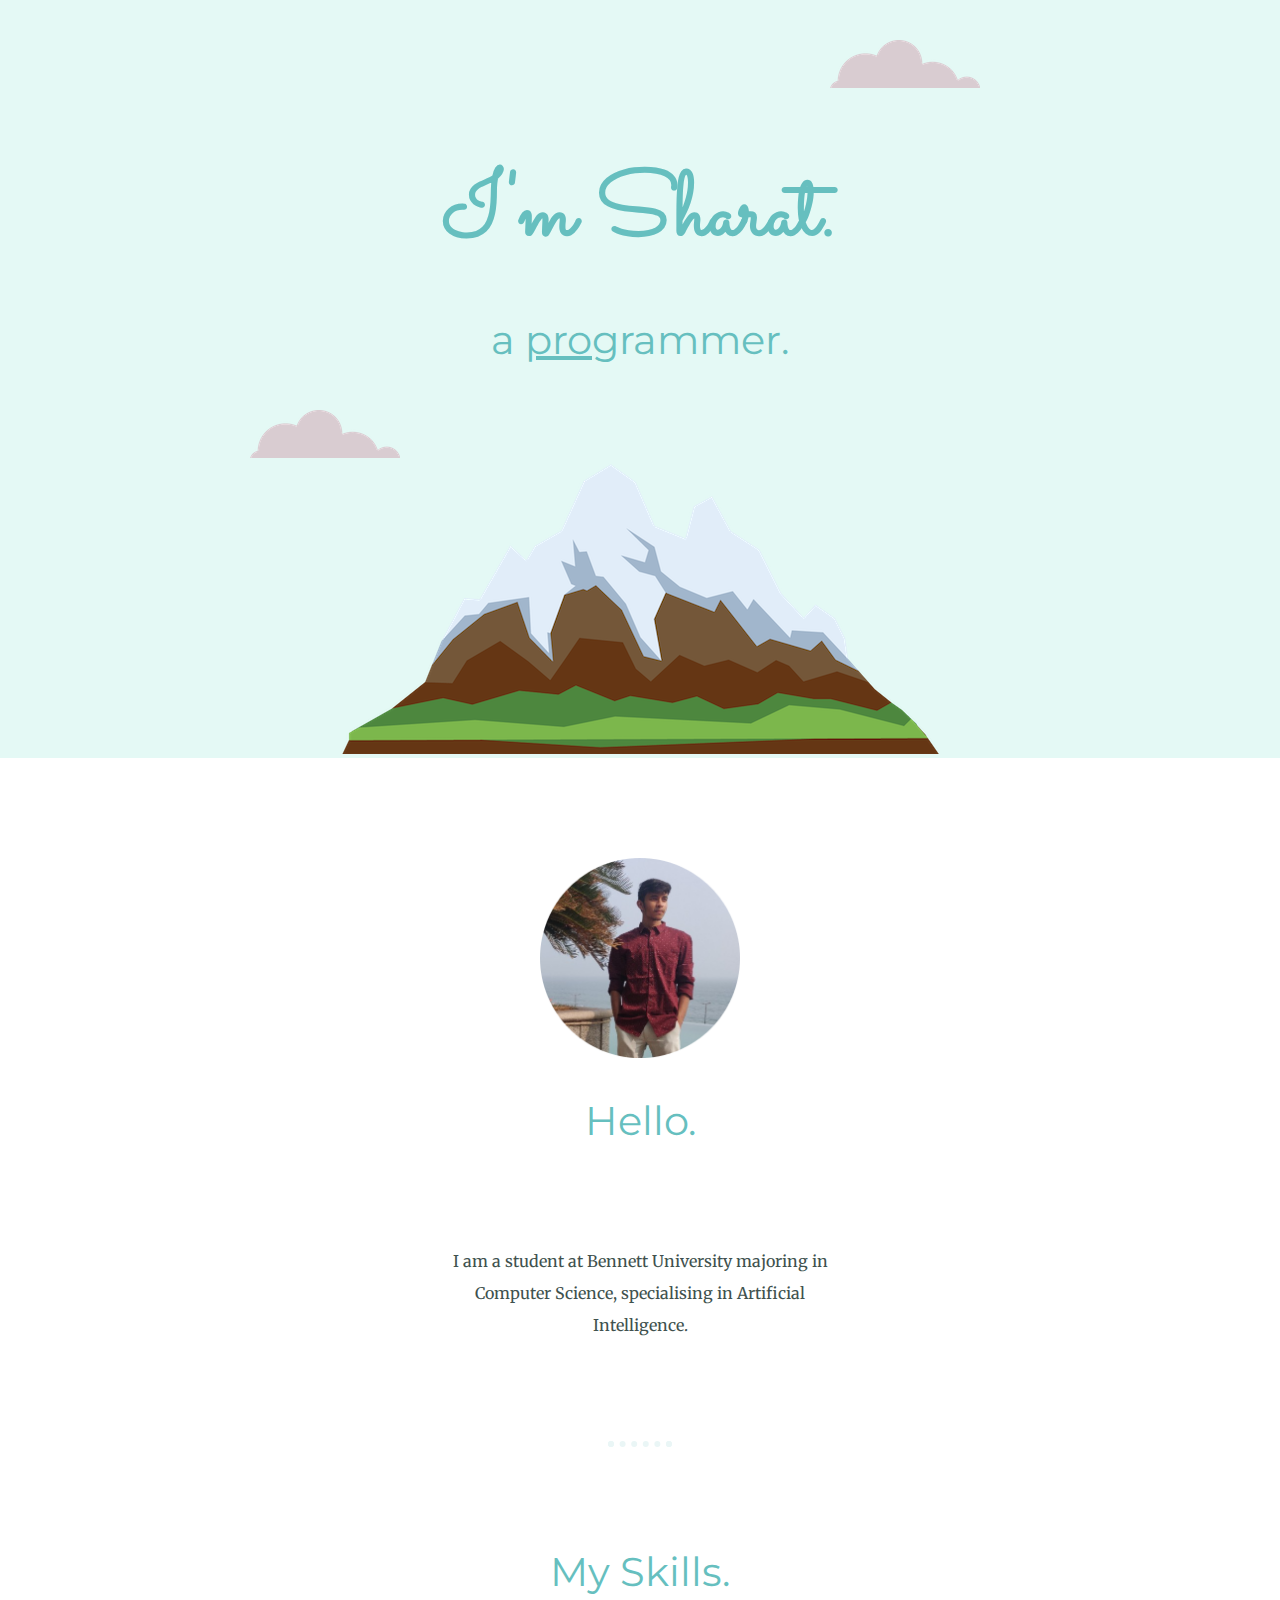
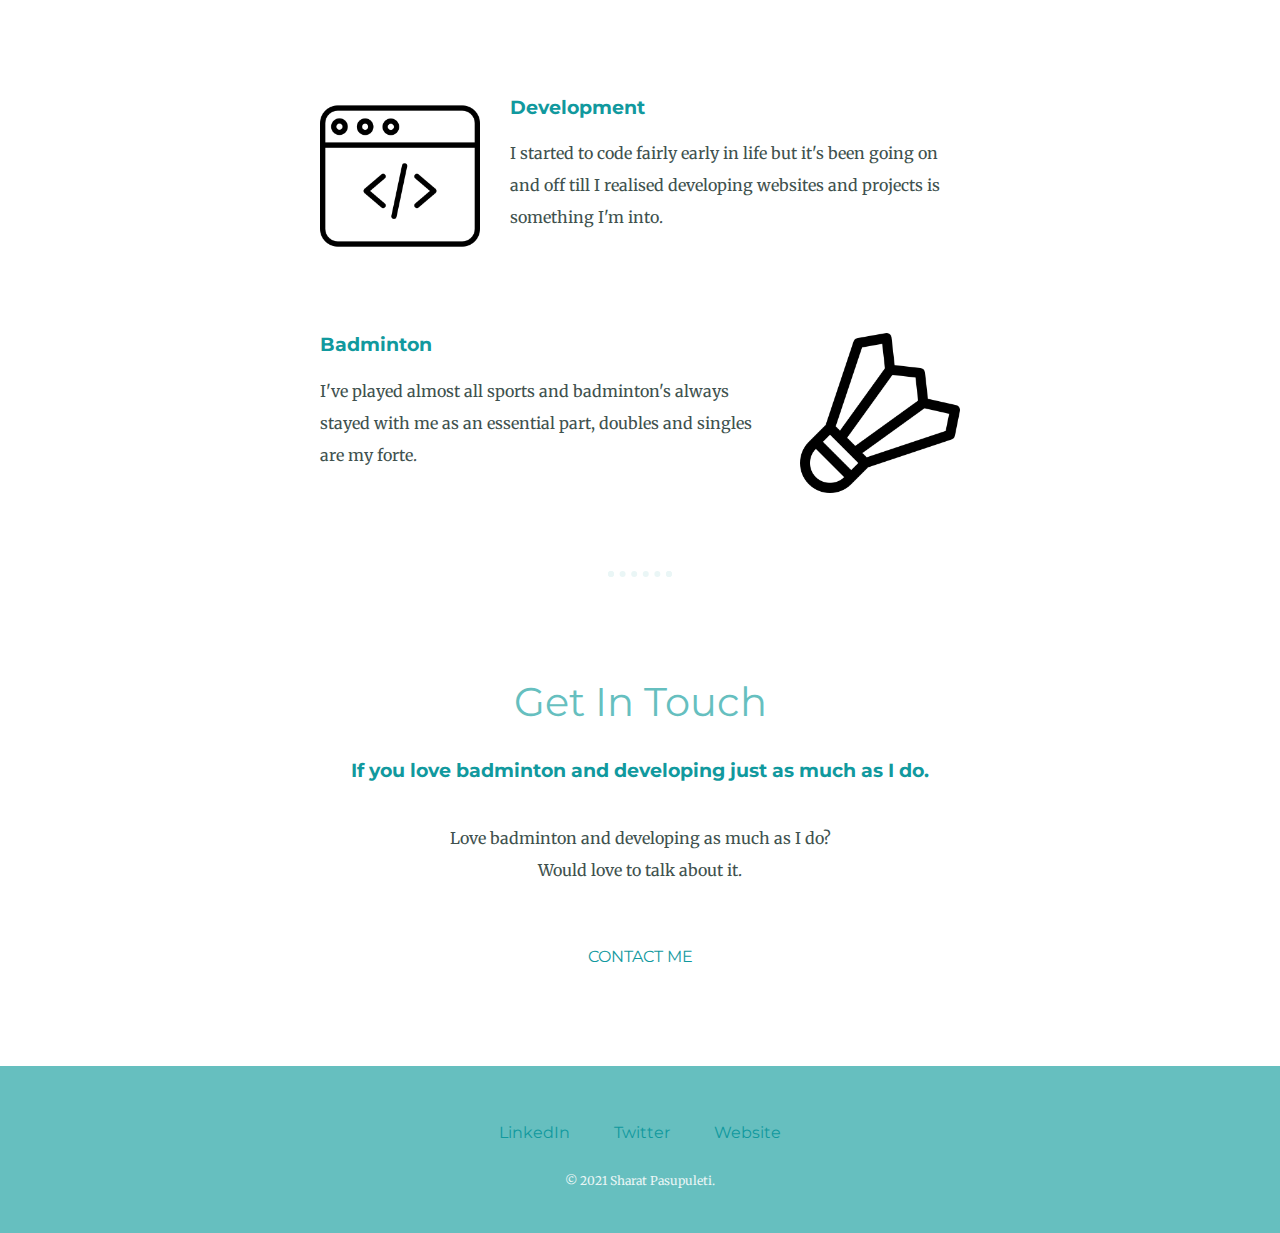
<file: index.html>
<!DOCTYPE html>
<html lang="en" dir="ltr">

<head>
  <meta charset="utf-8">
  <title>Sharat Pasupuleti</title>
  <link rel="stylesheet" type="text/css" href="CSS/styles.css">
  <link rel="icon" href="images/favicon.ico">
  <link href="https://fonts.googleapis.com/css2?family=Merriweather:wght@300&family=Montserrat:wght@300&family=Sacramento&display=swap" rel="stylesheet">
</head>

<body>

  <div class="top-container">
    <img class="top-cloud" src="images/cloud.png" alt="cloud-img">
    <h1>I'm Sharat.</h1>
    <h2>a <span>pro</span>grammer.</h2>
    <img class="bottom-cloud" src="images/cloud.png" alt="cloud-img">
    <img src="images/mountain.png" alt="mountain-img">
  </div>
  <div class="middle-container">
    <div class="profile">
      <img class="profile-picture"src="images/ProfilePicture.png" alt="Sharat's Profile Picture">
      <h2>Hello.</h2>
      <p class="intro">I am a student at Bennett University majoring in Computer Science, specialising in Artificial Intelligence.</</p>
    </div>
    <hr>
    <div class="skills">
      <h2>My Skills.</h2>
      <div class="skill-row">
        <img class="icon-1" src="images/web-programming.png" alt="web-programming">
        <h3>Development</h3>
        <p class="development-skill-description">I started to code fairly early in life but it's been going on and off till I realised developing websites and projects is something I'm into. </p>
      </div>
      <div class="skill-row">
        <img class="icon-2" src="images/shuttlecock.png" alt="shuttlecock">
        <h3>Badminton</h3>
        <p class="badminton-skill-description">I've played almost all sports and badminton's always stayed with me as an essential part, doubles and singles are my forte.</p>
      </div>
    </div>
    <hr>
    <div class="contact-me">
      <h2>Get In Touch</h2>
      <h3>If you love badminton and developing just as much as I do.</h3>
      <p class="contact-message">Love badminton and developing as much as I do? Would love to talk about it.</p>
      <a href="mailto:sharatp0910@gmail.com" class="btn">CONTACT ME</a>
    </div>
  </div>


  <div class="bottom-container">
    <a class="footer-link" href="https://www.linkedin.com/">LinkedIn</a>
    <a class="footer-link" href="https://twitter.com/">Twitter</a>
    <a class="footer-link" href="https://www.appbrewery.co/">Website</a>
    <p class="copyright">© 2021 Sharat Pasupuleti.</p>
  </div>


</body>

</html>
</file>
<file: CSS/styles.css>
body {
  margin: 0;
  text-align: center;
  font-family: 'Merriweather', serif;
  color: #40514E;
}

h1 {
  margin: 50px auto 0 auto;
  color: #66BFBF;
  font-family: 'Sacramento', cursive;
  font-size: 5.625rem;
}

h2 {
  color: #66BFBF;
  font-weight: normal;
  font-family: 'Montserrat', sans-serif;
  font-size: 2.5rem;
}

h3 {
  color: #11999E;
  font-family: 'Montserrat', sans-serif;
}

hr {
  border: dotted #EAF6F6 6px;
  border-bottom: none;
  width: 4%;
  margin: 100px auto;
}
p {
  line-height: 2;
}

.top-container {
  background-color: #E4F9F5;
  position: relative;
  padding-top: 100px;
}

.middle-container {
  margin: 100px 0;

}

.bottom-container {
  margin-top: 50px;
  background-color: #66BFBF;
  color: #11999E;
  padding: 50px 50px 20px;
  line-height: 2;
}

.copyright {
  color: #EAF6F6;
  font-size: 0.75rem;
  margin: 20px 0;
}

.skill-row {
  width: 50%;
  margin: 100px auto 100px auto;
  text-align: left;
}

a {
  color: #11999E;
  font-family: 'Montserrat', sans-serif;
  margin: 10px 20px;
  text-decoration: none;
}

a:hover {
  color: #EAF6F6;
}

span {
  text-decoration: underline;
}

.top-cloud {
  position: absolute;
  right: 300px;
  top: 40px;
}

.bottom-cloud {
  position: absolute;
  left: 250px;
  bottom: 300px;
}

.icon-1 {
  width: 25%;
  float: left;
  margin-right: 30px;
}

.icon-2 {
  width: 25%;
  float: right;
  margin-left: 30px;
}

.profile-picture {
  height: 200px;
}

.intro {
  width: 30%;
  margin: 100px auto;
}

.contact-message {
  width: 30%;
  margin: 40px auto 60px;
}
</file>
